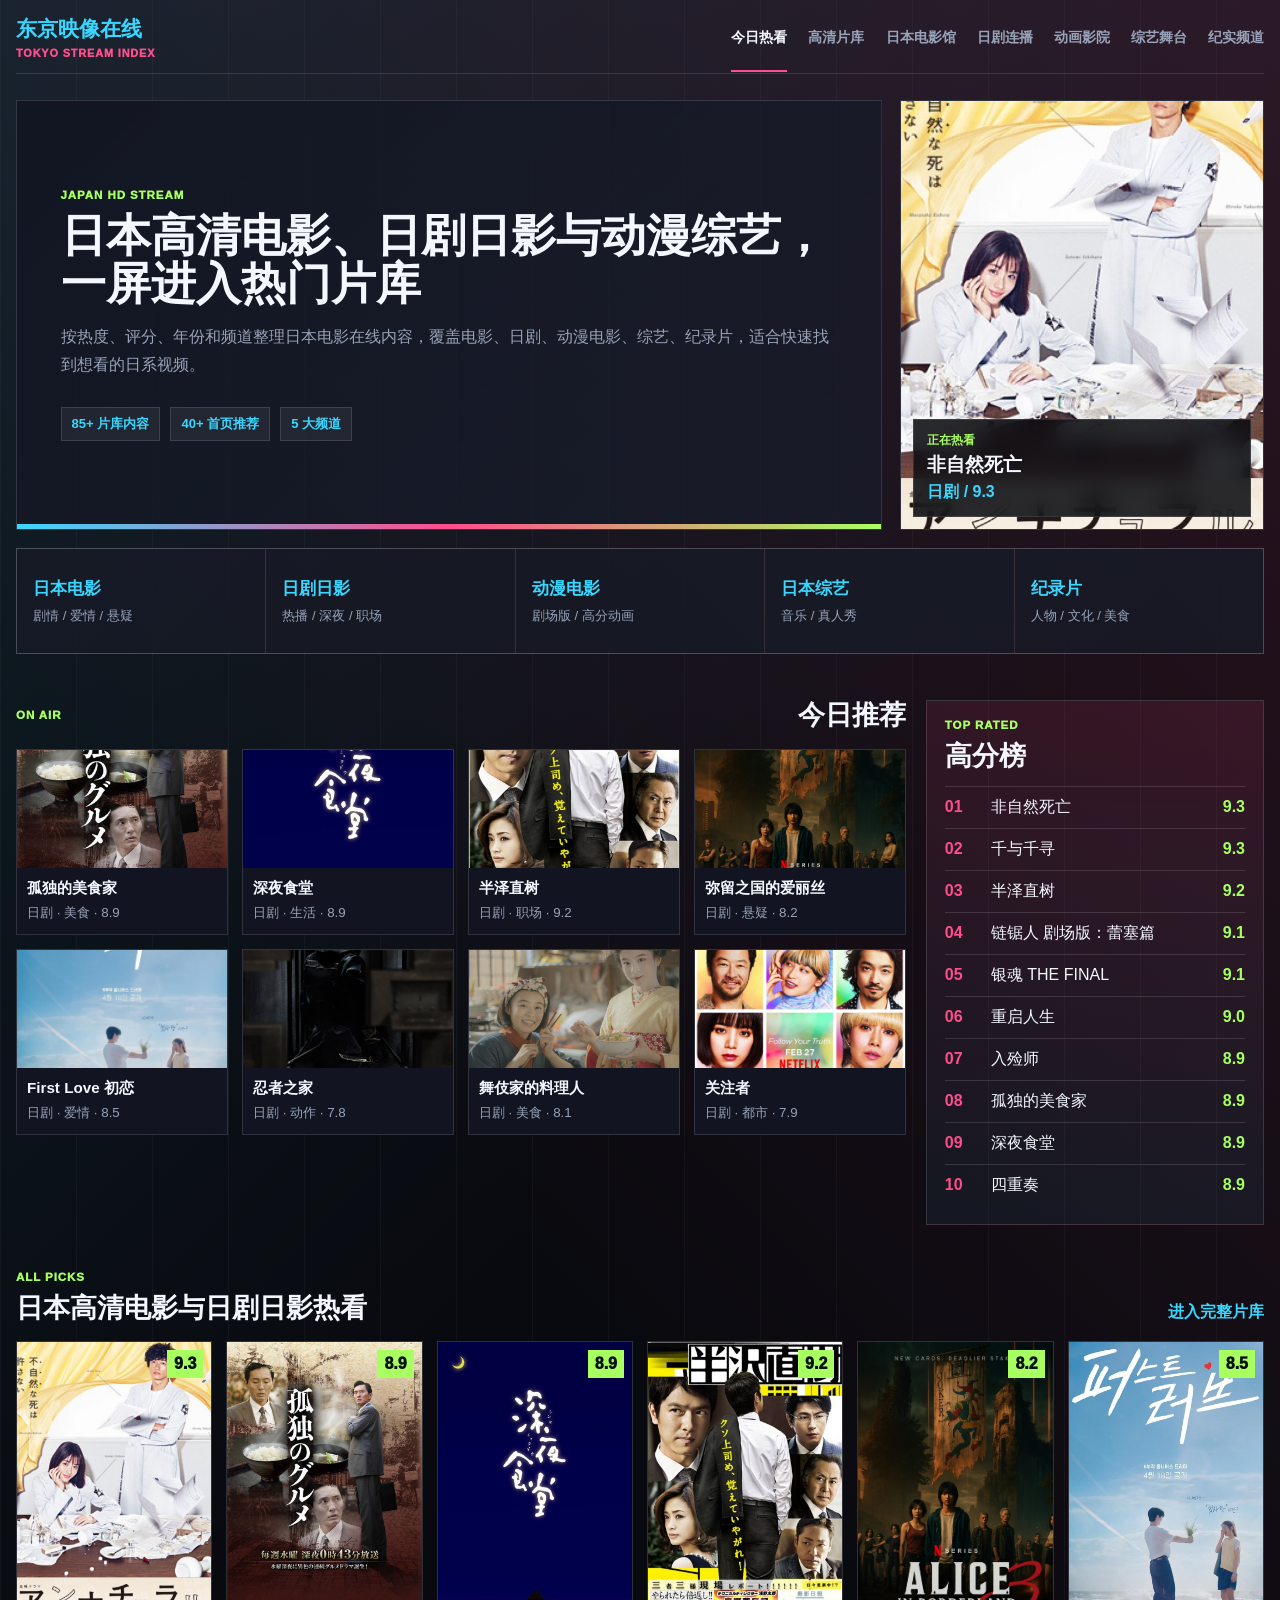
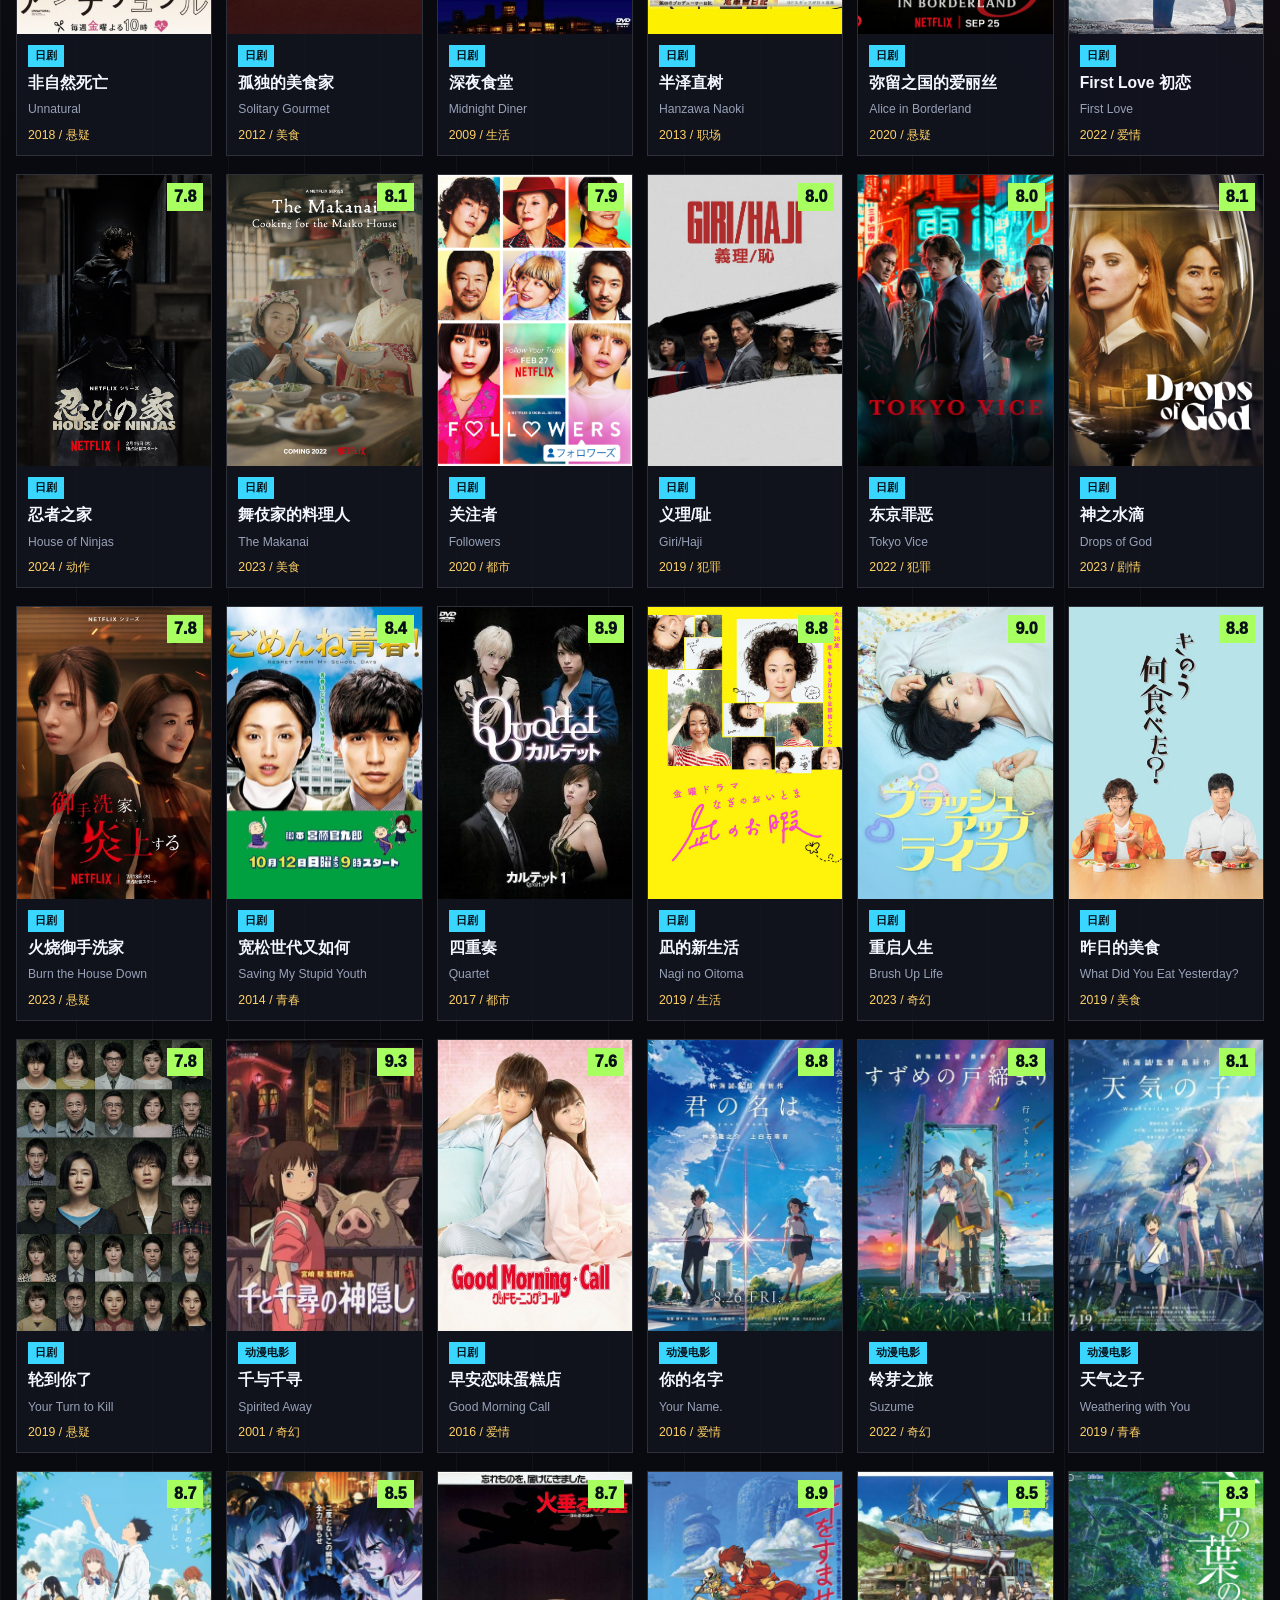
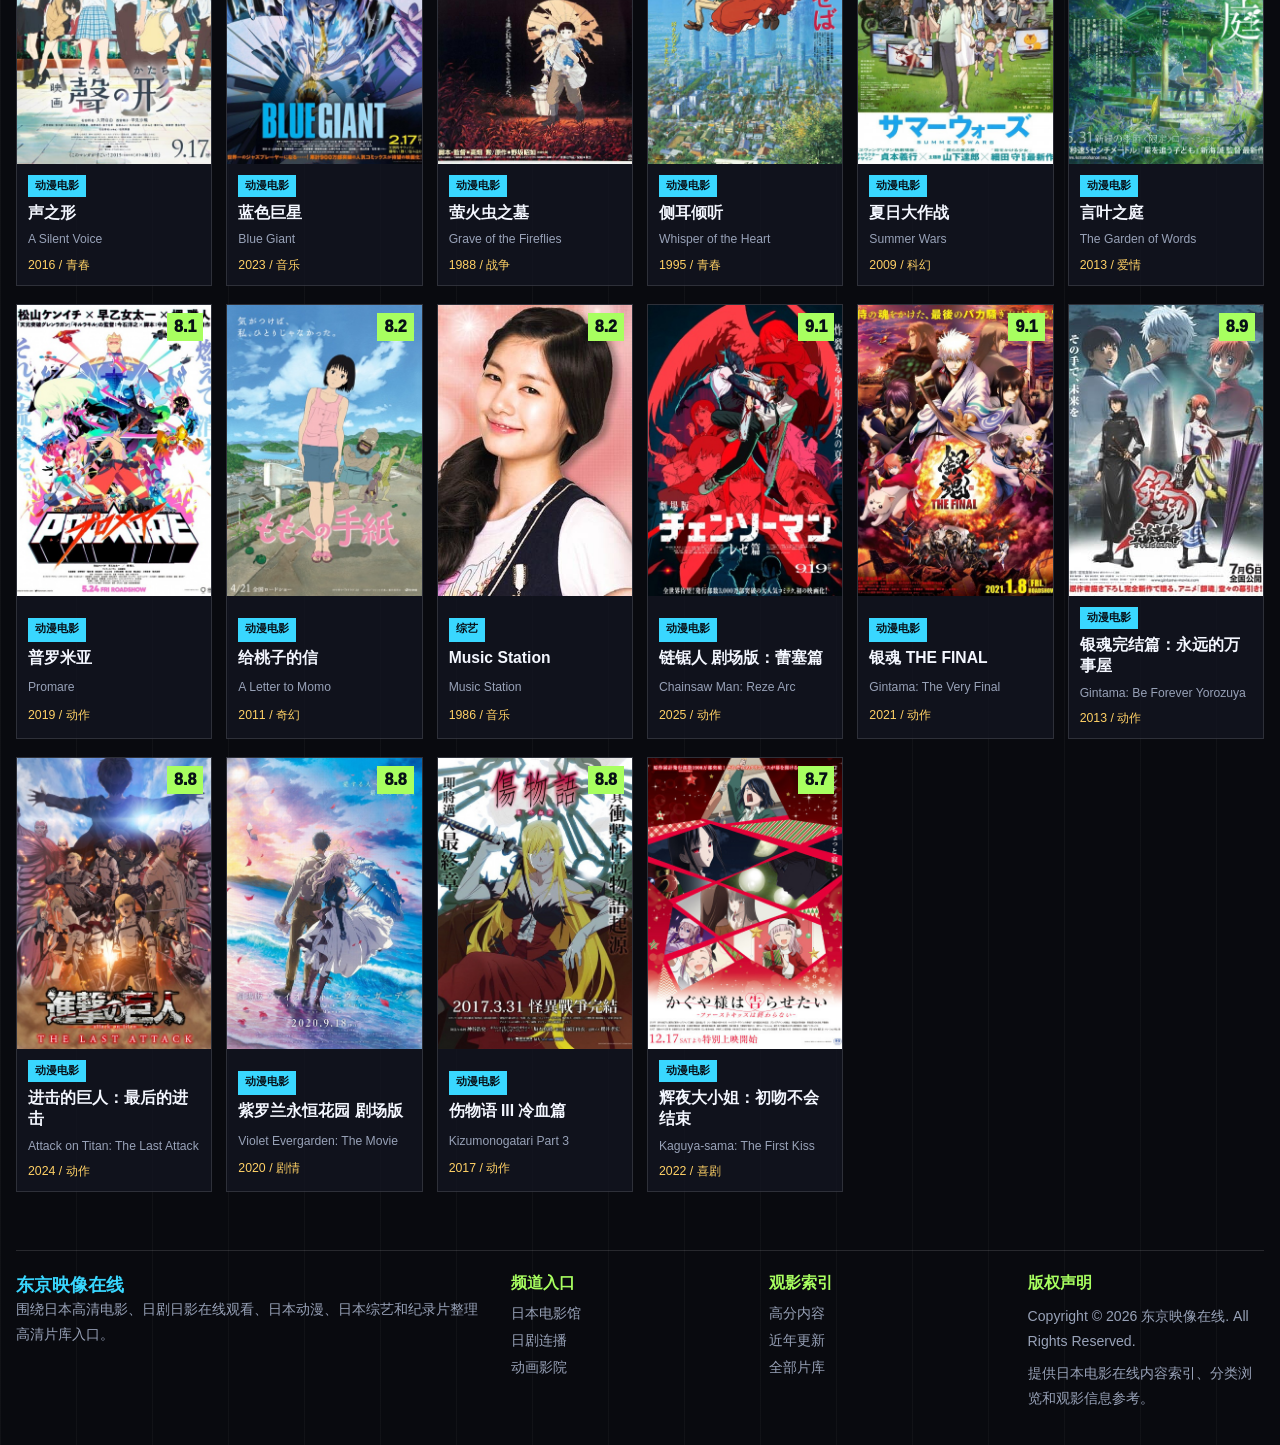
<file: index.html>
<!doctype html>
<html lang="zh-CN">
  <head>
    <meta charset="UTF-8" />
    <meta name="viewport" content="width=device-width, initial-scale=1.0" />
    <title>日本高清电影 - 日剧日影在线观看 | 高清免费</title>
    <meta name="keywords" content="日本高清电影,日剧,日本动漫,日本电影,免费观看" />
    <meta name="description" content="日本高清电影，海量日本电影、日剧、动漫、综艺免费在线观看，每张海报均为孤品唯一URL，畅享日式视听盛宴。" />
    <link rel="stylesheet" href="./styles.css" />
  </head>
  <body data-page="home">
    <header class="topbar">
      <a class="brand" href="./index.html"><strong>东京映像在线</strong><span>TOKYO STREAM INDEX</span></a>
      <nav class="nav" aria-label="主导航">
        <a class="active" href="./index.html">今日热看</a>
        <a href="./library.html">高清片库</a>
        <a href="./library.html?kind=日本电影">日本电影馆</a>
        <a href="./library.html?kind=日剧">日剧连播</a>
        <a href="./library.html?kind=动漫电影">动画影院</a>
        <a href="./library.html?kind=综艺">综艺舞台</a>
        <a href="./library.html?kind=纪录片">纪实频道</a>
      </nav>
    </header>
    <main>
      <section class="hero">
        <div class="hero-copy">
          <p class="label">Japan HD Stream</p>
          <h1>日本高清电影、日剧日影与动漫综艺，一屏进入热门片库</h1>
          <p>按热度、评分、年份和频道整理日本电影在线内容，覆盖电影、日剧、动漫电影、综艺、纪录片，适合快速找到想看的日系视频。</p>
          <div class="hero-stats"><span>85+ 片库内容</span><span>40+ 首页推荐</span><span>5 大频道</span></div>
        </div>
        <div class="hero-poster" id="heroPoster"></div>
      </section>
      <section class="quick-tabs" aria-label="内容频道">
        <a href="./library.html?kind=日本电影"><b>日本电影</b><span>剧情 / 爱情 / 悬疑</span></a>
        <a href="./library.html?kind=日剧"><b>日剧日影</b><span>热播 / 深夜 / 职场</span></a>
        <a href="./library.html?kind=动漫电影"><b>动漫电影</b><span>剧场版 / 高分动画</span></a>
        <a href="./library.html?kind=综艺"><b>日本综艺</b><span>音乐 / 真人秀</span></a>
        <a href="./library.html?kind=纪录片"><b>纪录片</b><span>人物 / 文化 / 美食</span></a>
      </section>
      <section class="section split-panel">
        <div>
          <div class="section-head"><p class="label">On Air</p><h2>今日推荐</h2></div>
          <div class="watch-lane" id="todayLane"></div>
        </div>
        <aside class="rank-box">
          <p class="label">Top Rated</p>
          <h2>高分榜</h2>
          <div id="scoreRank"></div>
        </aside>
      </section>
      <section class="section">
        <div class="section-head wide"><div><p class="label">All Picks</p><h2>日本高清电影与日剧日影热看</h2></div><a href="./library.html">进入完整片库</a></div>
        <div class="poster-grid" id="homeGrid"></div>
      </section>
    </main>
    <footer class="footer">
      <div><strong>东京映像在线</strong><p>围绕日本高清电影、日剧日影在线观看、日本动漫、日本综艺和纪录片整理高清片库入口。</p></div>
      <div><h3>频道入口</h3><a href="./library.html?kind=日本电影">日本电影馆</a><a href="./library.html?kind=日剧">日剧连播</a><a href="./library.html?kind=动漫电影">动画影院</a></div>
      <div><h3>观影索引</h3><a href="./library.html?sort=score">高分内容</a><a href="./library.html?sort=year">近年更新</a><a href="./library.html">全部片库</a></div>
      <div><h3>版权声明</h3><p>Copyright © 2026 东京映像在线. All Rights Reserved.</p><p>提供日本电影在线内容索引、分类浏览和观影信息参考。</p></div>
    </footer>
    <script src="./app.js"></script>
  </body>
</html>
</file>
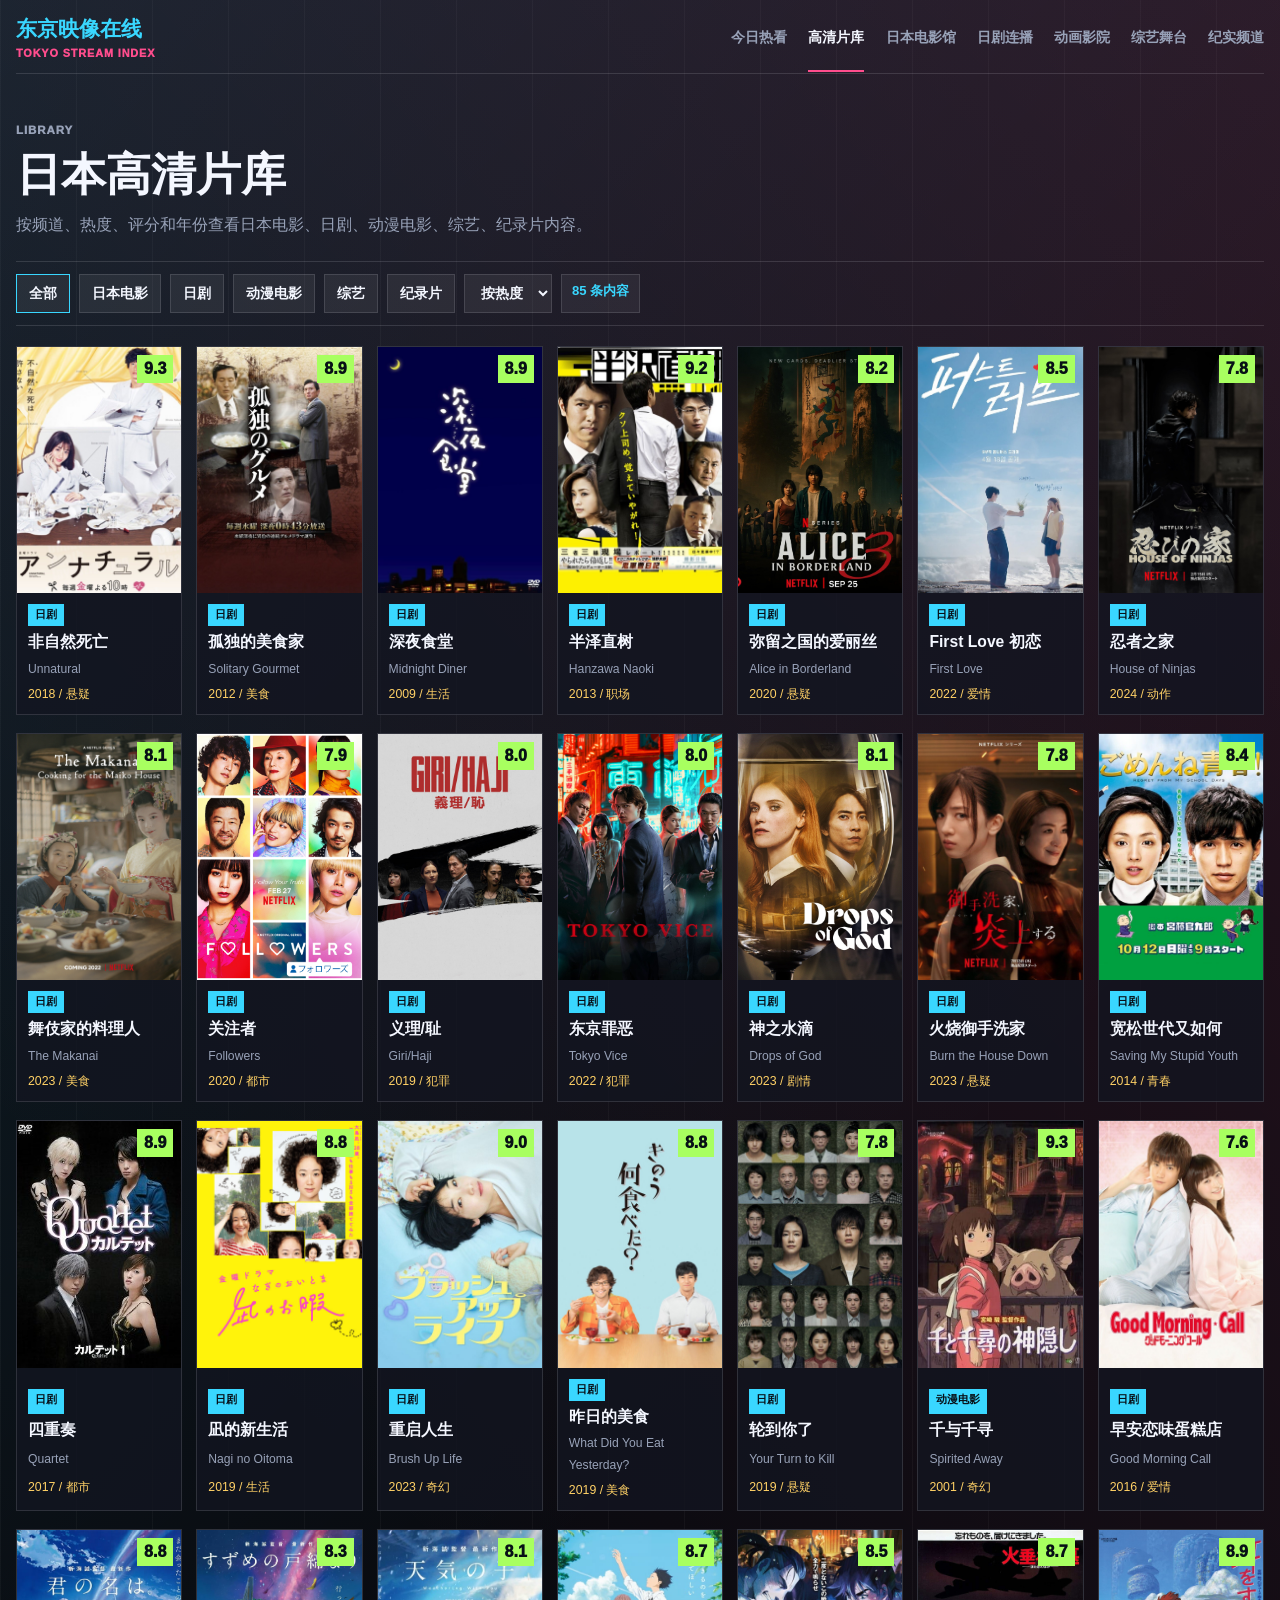
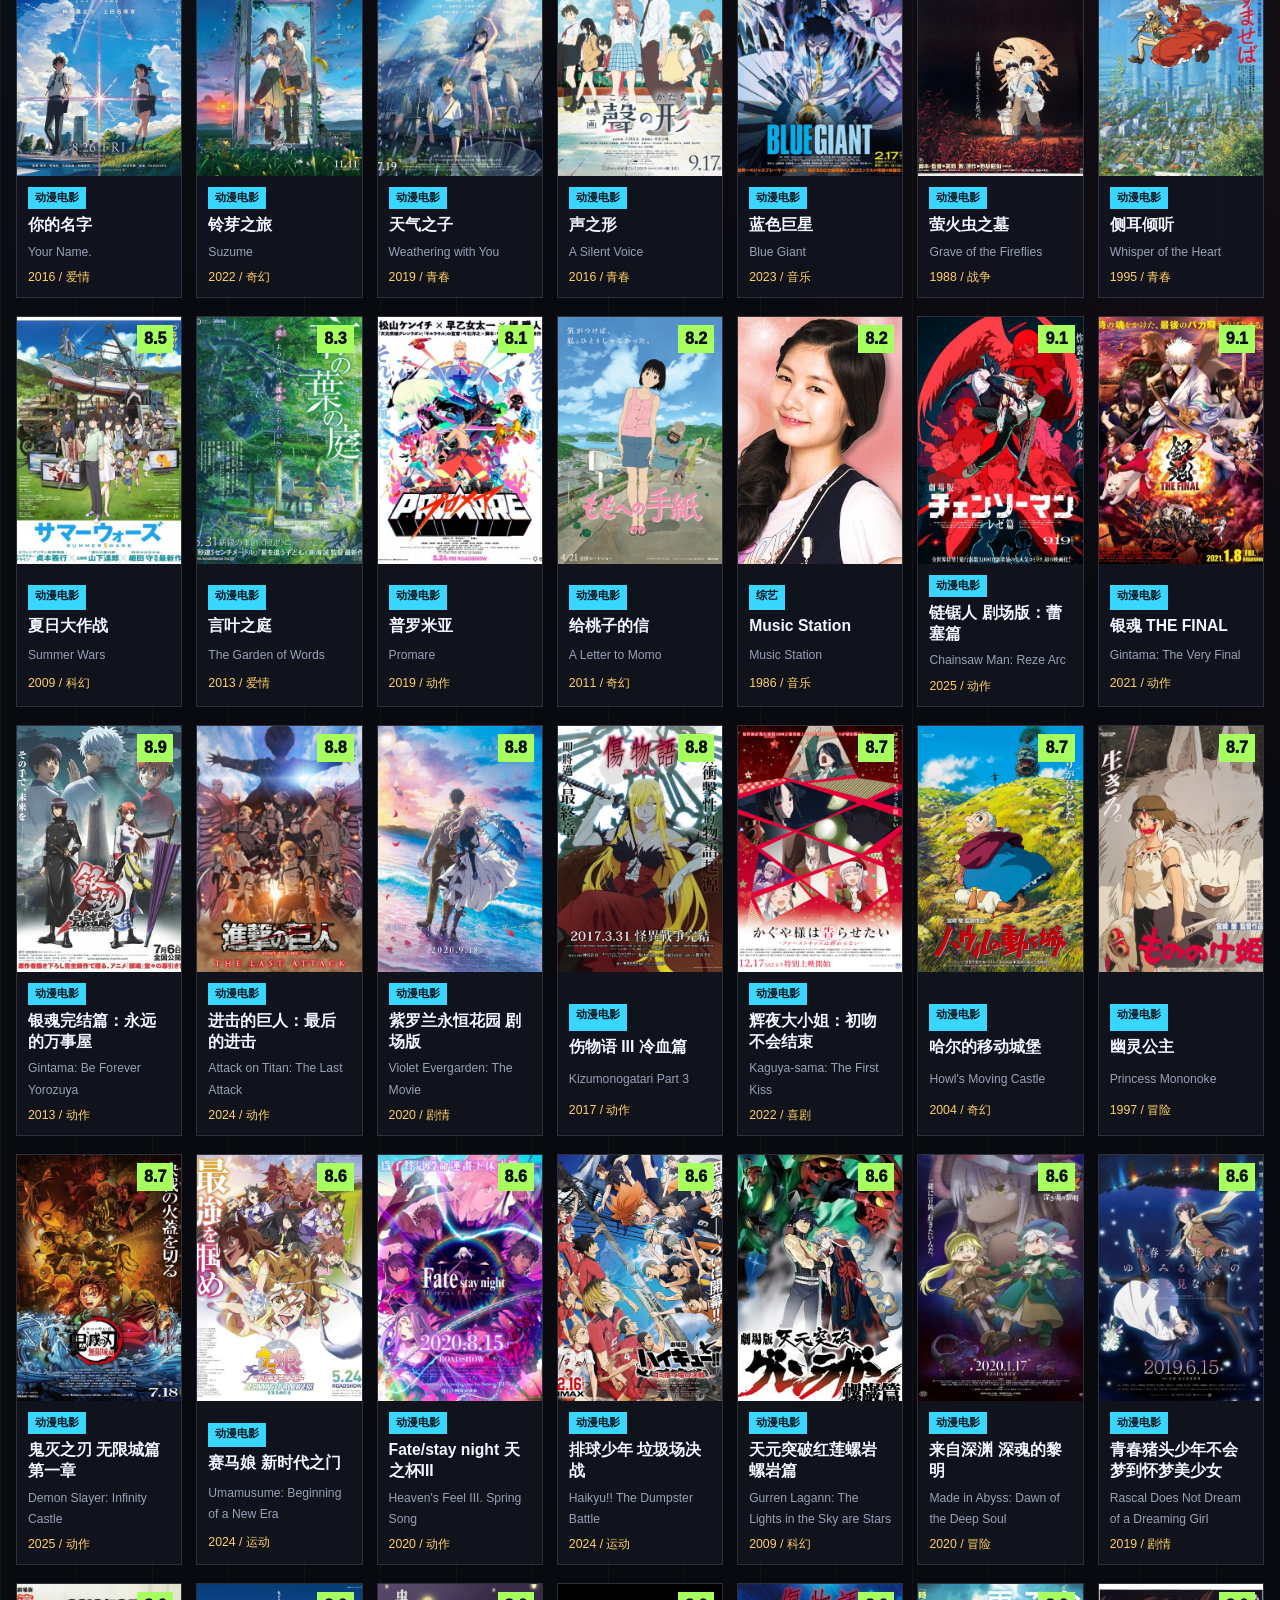
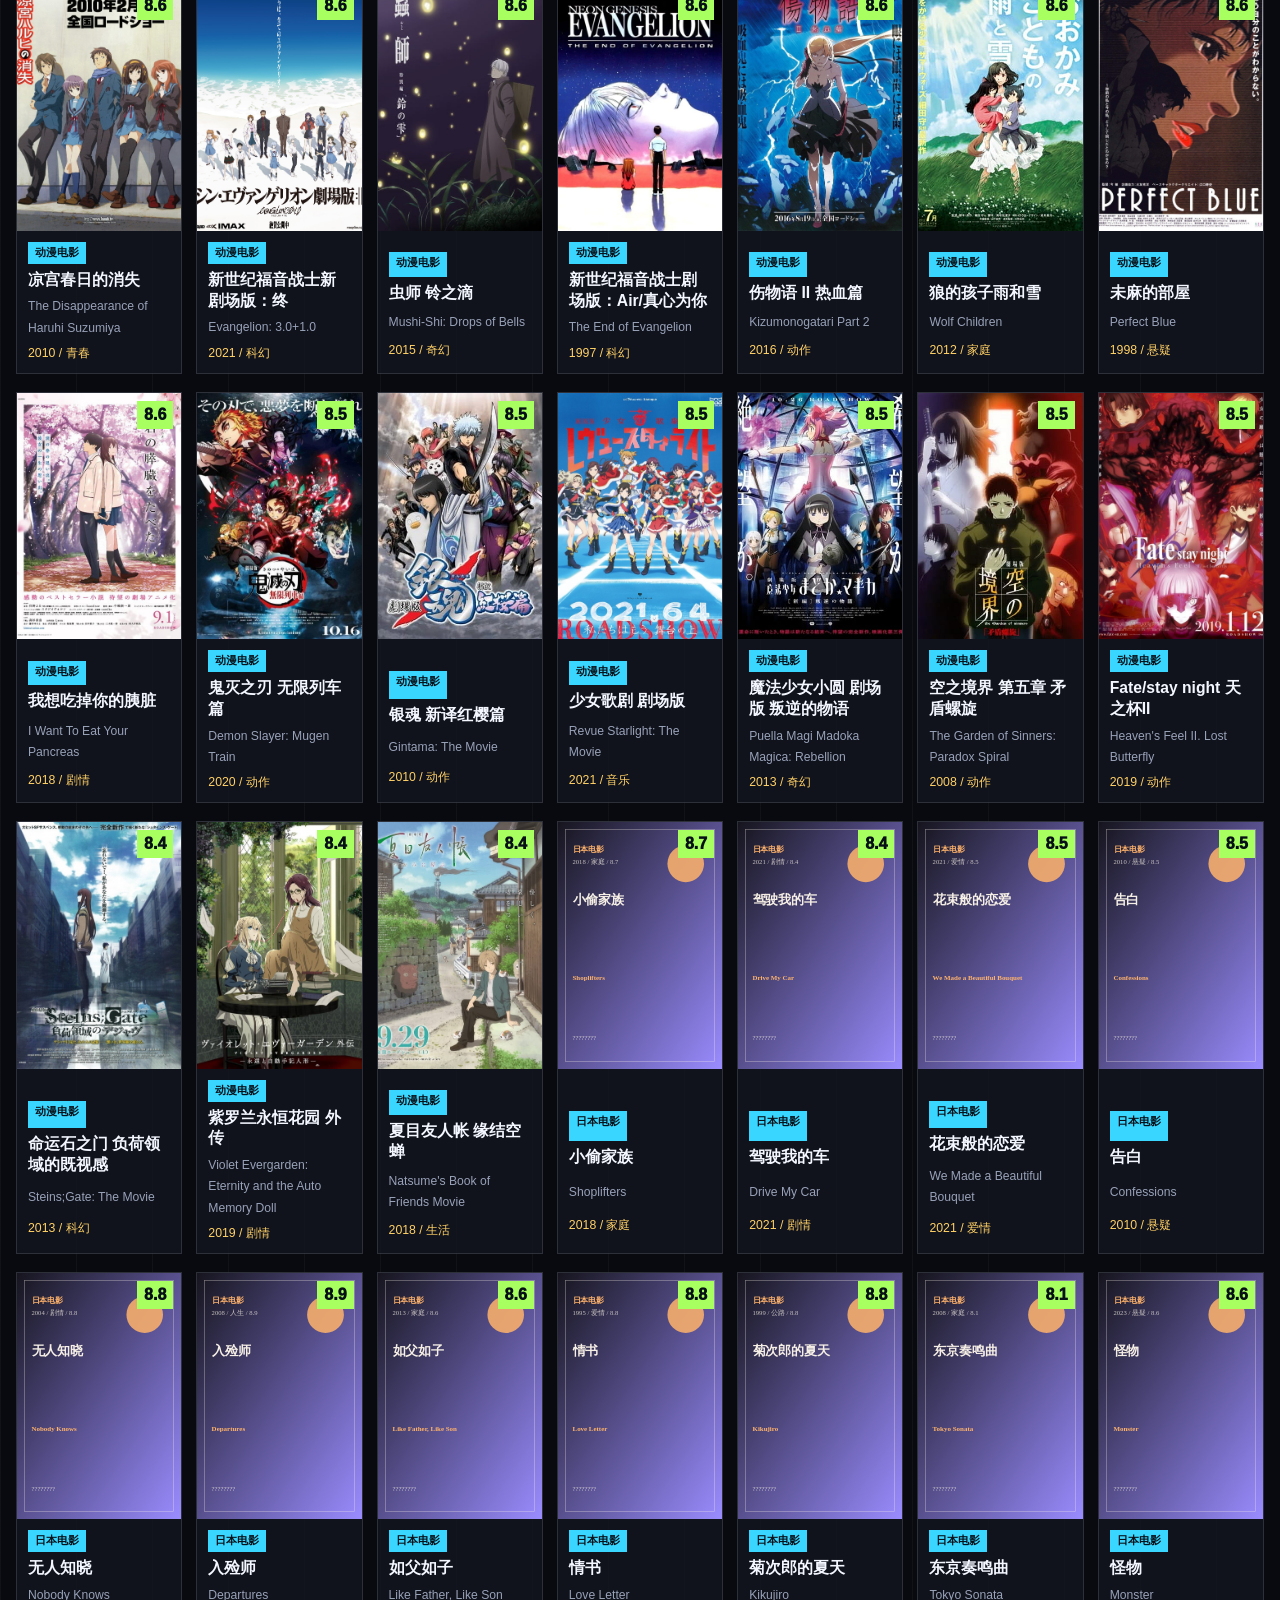
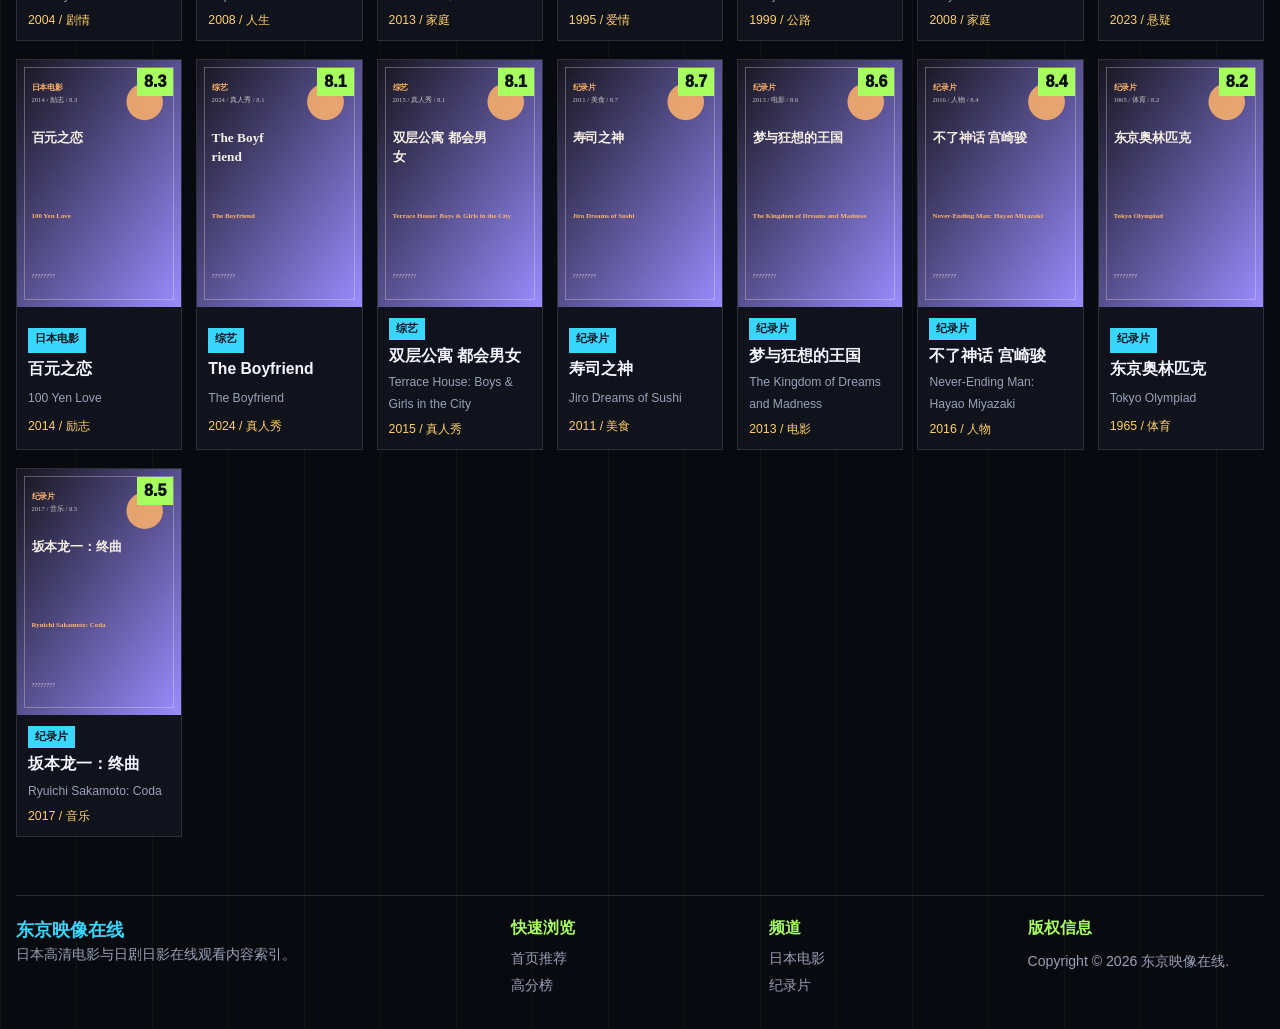
<file: library.html>
<!doctype html>
<html lang="zh-CN">
  <head>
    <meta charset="UTF-8" />
    <meta name="viewport" content="width=device-width, initial-scale=1.0" />
    <title>日本高清电影 - 日剧日影在线观看 | 高清免费</title>
    <meta name="keywords" content="日本高清电影,日剧,日本动漫,日本电影,免费观看" />
    <meta name="description" content="日本高清电影，海量日本电影、日剧、动漫、综艺免费在线观看，每张海报均为孤品唯一URL，畅享日式视听盛宴。" />
    <link rel="stylesheet" href="./styles.css" />
  </head>
  <body data-page="library">
    <header class="topbar">
      <a class="brand" href="./index.html"><strong>东京映像在线</strong><span>TOKYO STREAM INDEX</span></a>
      <nav class="nav" aria-label="主导航">
        <a href="./index.html">今日热看</a>
        <a class="active" href="./library.html">高清片库</a>
        <a href="./library.html?kind=日本电影">日本电影馆</a>
        <a href="./library.html?kind=日剧">日剧连播</a>
        <a href="./library.html?kind=动漫电影">动画影院</a>
        <a href="./library.html?kind=综艺">综艺舞台</a>
        <a href="./library.html?kind=纪录片">纪实频道</a>
      </nav>
    </header>
    <main>
      <section class="page-heading">
        <p class="label">Library</p>
        <h1 id="libraryTitle">日本高清片库</h1>
        <p>按频道、热度、评分和年份查看日本电影、日剧、动漫电影、综艺、纪录片内容。</p>
      </section>
      <section class="toolline">
        <button data-kind="全部">全部</button>
        <button data-kind="日本电影">日本电影</button>
        <button data-kind="日剧">日剧</button>
        <button data-kind="动漫电影">动漫电影</button>
        <button data-kind="综艺">综艺</button>
        <button data-kind="纪录片">纪录片</button>
        <select id="sortSelect"><option value="hot">按热度</option><option value="score">按评分</option><option value="year">按年份</option></select>
        <span class="count" id="resultCount">0 条内容</span>
      </section>
      <section class="section compact"><div class="poster-grid library-grid" id="libraryGrid"></div></section>
    </main>
    <footer class="footer">
      <div><strong>东京映像在线</strong><p>日本高清电影与日剧日影在线观看内容索引。</p></div>
      <div><h3>快速浏览</h3><a href="./index.html">首页推荐</a><a href="./library.html?sort=score">高分榜</a></div>
      <div><h3>频道</h3><a href="./library.html?kind=日本电影">日本电影</a><a href="./library.html?kind=纪录片">纪录片</a></div>
      <div><h3>版权信息</h3><p>Copyright © 2026 东京映像在线.</p></div>
    </footer>
    <script src="./app.js"></script>
  </body>
</html>
</file>
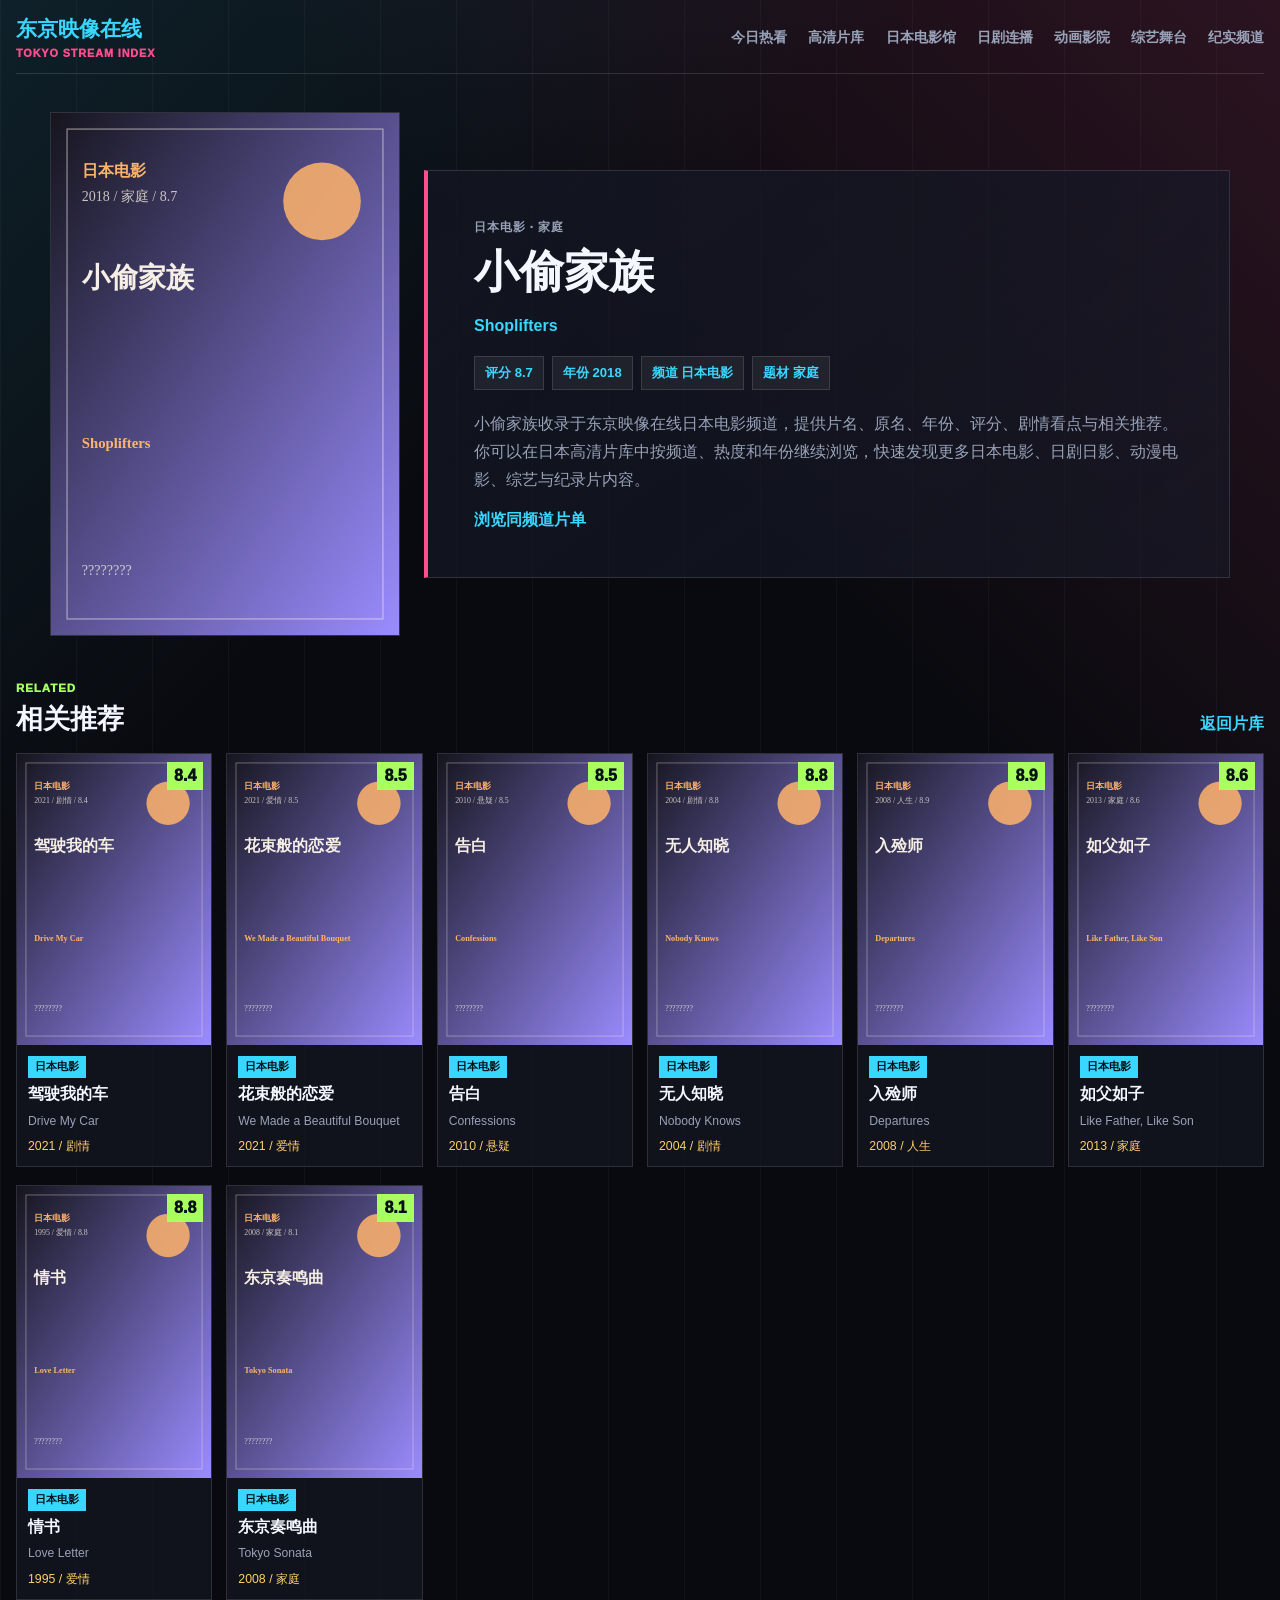
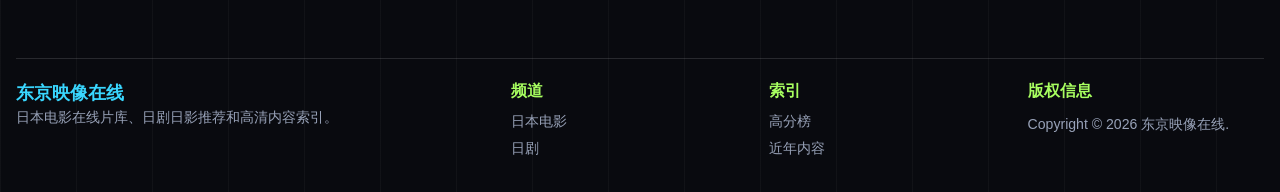
<file: movie.html>
<!doctype html>
<html lang="zh-CN">
  <head>
    <meta charset="UTF-8" />
    <meta name="viewport" content="width=device-width, initial-scale=1.0" />
    <title>日本高清电影 - 日剧日影在线观看 | 高清免费</title>
    <meta name="keywords" content="日本高清电影,日剧,日本动漫,日本电影,免费观看" />
    <meta name="description" content="日本高清电影，海量日本电影、日剧、动漫、综艺免费在线观看，每张海报均为孤品唯一URL，畅享日式视听盛宴。" />
    <link rel="stylesheet" href="./styles.css" />
  </head>
  <body data-page="detail">
    <header class="topbar">
      <a class="brand" href="./index.html"><strong>东京映像在线</strong><span>TOKYO STREAM INDEX</span></a>
      <nav class="nav" aria-label="主导航">
        <a href="./index.html">今日热看</a>
        <a href="./library.html">高清片库</a>
        <a href="./library.html?kind=日本电影">日本电影馆</a>
        <a href="./library.html?kind=日剧">日剧连播</a>
        <a href="./library.html?kind=动漫电影">动画影院</a>
        <a href="./library.html?kind=综艺">综艺舞台</a>
        <a href="./library.html?kind=纪录片">纪实频道</a>
      </nav>
    </header>
    <main>
      <section class="detail" id="detailRoot"></section>
      <section class="section">
        <div class="section-head wide"><div><p class="label">Related</p><h2>相关推荐</h2></div><a href="./library.html">返回片库</a></div>
        <div class="poster-grid" id="relatedGrid"></div>
      </section>
    </main>
    <footer class="footer">
      <div><strong>东京映像在线</strong><p>日本电影在线片库、日剧日影推荐和高清内容索引。</p></div>
      <div><h3>频道</h3><a href="./library.html?kind=日本电影">日本电影</a><a href="./library.html?kind=日剧">日剧</a></div>
      <div><h3>索引</h3><a href="./library.html?sort=score">高分榜</a><a href="./library.html?sort=year">近年内容</a></div>
      <div><h3>版权信息</h3><p>Copyright © 2026 东京映像在线.</p></div>
    </footer>
    <script src="./app.js"></script>
  </body>
</html>
</file>
<file: styles.css>
:root{color-scheme:dark;font-family:"Microsoft YaHei UI","PingFang SC","Noto Sans SC",Arial,sans-serif;--bg:#090a0f;--panel:#121521;--panel2:#181d2d;--ink:#f4f7ff;--muted:#98a2b8;--line:rgba(244,247,255,.13);--cyan:#39d7ff;--pink:#ff4d8d;--lime:#a8ff60;--amber:#ffd166}*{box-sizing:border-box}html{scroll-behavior:smooth}body{margin:0;min-height:100vh;color:var(--ink);background:linear-gradient(135deg,rgba(57,215,255,.11),transparent 30%),linear-gradient(225deg,rgba(255,77,141,.14),transparent 34%),repeating-linear-gradient(90deg,rgba(255,255,255,.035) 0 1px,transparent 1px 76px),var(--bg)}a{color:inherit;text-decoration:none}img{display:block;max-width:100%}h1,h2,h3,p,figure{margin-top:0}.topbar,.hero,.quick-tabs,.section,.page-heading,.toolline,.footer{width:min(1500px,calc(100% - 32px));margin-left:auto;margin-right:auto}.topbar{min-height:74px;display:grid;grid-template-columns:auto minmax(0,1fr);gap:24px;align-items:center;border-bottom:1px solid var(--line)}.brand{display:grid;gap:4px;white-space:nowrap}.brand strong{font-size:1.32rem;color:var(--cyan)}.brand span{font-size:.68rem;font-weight:950;color:var(--pink);letter-spacing:.08em}.nav{display:flex;justify-content:end;gap:clamp(10px,1.65vw,23px);overflow-x:auto;white-space:nowrap;color:var(--muted);font-size:.9rem;font-weight:850}.nav a{padding:27px 0 23px;border-bottom:2px solid transparent}.nav a.active,.nav a:hover{color:var(--ink);border-color:var(--pink)}.hero{display:grid;grid-template-columns:minmax(0,1fr) minmax(300px,.42fr);gap:18px;padding:26px 0 18px}.hero-copy{min-height:430px;display:grid;align-content:center;padding:clamp(22px,3.4vw,48px);background:linear-gradient(140deg,rgba(18,21,33,.92),rgba(24,29,45,.68));border:1px solid var(--line);position:relative;overflow:hidden}.hero-copy:after{content:"";position:absolute;inset:auto 0 0 0;height:5px;background:linear-gradient(90deg,var(--cyan),var(--pink),var(--lime))}.label{margin-bottom:10px;color:var(--lime);font-size:.72rem;font-weight:950;text-transform:uppercase;letter-spacing:.08em}h1{max-width:820px;margin-bottom:16px;font-size:clamp(2.05rem,3.5vw,4.1rem);line-height:1.08;letter-spacing:0}h2{margin-bottom:0;font-size:clamp(1.35rem,2.1vw,2.35rem);line-height:1.14}.hero-copy p:not(.label),.page-heading p,.footer p,.poster-info p,.lane-card small,.detail article p{color:var(--muted);line-height:1.75}.hero-stats{display:flex;flex-wrap:wrap;gap:10px;margin-top:12px}.hero-stats span,.count,.facts span{border:1px solid var(--line);background:rgba(255,255,255,.06);padding:7px 10px;color:var(--cyan);font-size:.82rem;font-weight:850}.hero-poster{height:430px;background:var(--panel);border:1px solid var(--line);overflow:hidden}.hero-poster a{position:relative;display:block;height:100%}.hero-poster img{width:100%;height:100%;object-fit:cover}.hero-poster span{position:absolute;left:12px;right:12px;bottom:12px;display:grid;gap:4px;padding:13px;background:rgba(9,10,15,.86);border:1px solid var(--line);backdrop-filter:blur(10px)}.hero-poster b{color:var(--lime);font-size:.72rem;text-transform:uppercase}.hero-poster strong{font-size:1.18rem}.hero-poster em{color:var(--cyan);font-style:normal;font-weight:900}.quick-tabs{display:grid;grid-template-columns:repeat(5,minmax(0,1fr));gap:1px;background:var(--line);border:1px solid var(--line)}.quick-tabs a{min-height:104px;padding:16px;display:grid;align-content:center;gap:7px;background:rgba(18,21,33,.86)}.quick-tabs a:hover{background:rgba(57,215,255,.1)}.quick-tabs b{color:var(--cyan);font-size:1.05rem}.quick-tabs span{color:var(--muted);font-size:.82rem}.section,.page-heading{padding-top:46px}.section.compact{padding-top:20px}.section-head{display:flex;align-items:end;justify-content:space-between;gap:18px;margin-bottom:18px}.section-head.wide a,.text-link{color:var(--cyan);font-weight:950}.split-panel{display:grid;grid-template-columns:minmax(0,1fr) minmax(320px,.38fr);gap:20px}.watch-lane{display:grid;grid-template-columns:repeat(4,minmax(0,1fr));gap:14px}.lane-card{min-width:0;background:var(--panel);border:1px solid var(--line)}.lane-card img{width:100%;aspect-ratio:16/9;object-fit:cover}.lane-card span{display:grid;gap:4px;padding:10px}.lane-card b{font-size:.95rem;line-height:1.25}.rank-box{align-self:start;background:linear-gradient(180deg,rgba(255,77,141,.11),rgba(57,215,255,.06));border:1px solid var(--line);padding:18px}.rank-box div{display:grid;margin-top:14px}.rank-box a{min-height:42px;display:grid;grid-template-columns:36px 1fr auto;gap:10px;align-items:center;border-top:1px solid var(--line)}.rank-box strong{color:var(--pink)}.rank-box b{color:var(--lime)}.poster-grid{display:grid;grid-template-columns:repeat(auto-fill,minmax(168px,1fr));gap:18px 14px}.library-grid{grid-template-columns:repeat(auto-fill,minmax(158px,1fr))}.poster-card{min-width:0;background:rgba(18,21,33,.78);border:1px solid var(--line);transition:transform .2s ease,border-color .2s ease}.poster-card:hover{transform:translateY(-3px);border-color:rgba(57,215,255,.52)}.poster-card a{display:grid;height:100%}.poster-frame{position:relative;aspect-ratio:2/3;background:var(--panel2);overflow:hidden}.poster-frame img{width:100%;height:100%;object-fit:cover;transition:transform .25s ease}.poster-card:hover img{transform:scale(1.04)}.poster-frame i{position:absolute;right:8px;top:8px;padding:5px 7px;color:#071016;background:var(--lime);font-style:normal;font-weight:950}.poster-info{display:grid;gap:6px;padding:11px}.poster-info span{width:max-content;max-width:100%;padding:4px 7px;color:#081018;background:var(--cyan);font-size:.68rem;font-weight:950}.poster-info h3{margin-bottom:0;font-size:.98rem;line-height:1.32}.poster-info p{margin:0;font-size:.76rem}.poster-info em{color:var(--amber);font-style:normal;font-size:.77rem}.page-heading{max-width:980px;margin-left:max(16px,calc((100vw - 1500px)/2))}.page-heading h1{margin-bottom:12px}.toolline{margin-top:22px;padding:12px 0;display:flex;flex-wrap:wrap;gap:9px;border-top:1px solid var(--line);border-bottom:1px solid var(--line)}.toolline button,.toolline select{min-height:39px;padding:0 12px;color:var(--ink);background:rgba(255,255,255,.065);border:1px solid var(--line);font:850 .88rem "Microsoft YaHei UI",sans-serif}.toolline button.active,.toolline button:hover,.toolline select:focus{border-color:var(--cyan);outline:0}.toolline select option{color:#111;background:#fff}.detail{width:min(1180px,calc(100% - 32px));margin:38px auto 0;display:grid;grid-template-columns:minmax(240px,350px) minmax(0,1fr);gap:24px}.detail figure{margin:0;background:var(--panel);border:1px solid var(--line)}.detail figure img{width:100%;aspect-ratio:2/3;object-fit:cover}.detail article{align-self:center;padding:clamp(22px,4vw,46px);background:linear-gradient(145deg,rgba(18,21,33,.88),rgba(24,29,45,.48));border:1px solid var(--line);border-left:4px solid var(--pink)}.detail .sub{color:var(--cyan);font-weight:900}.facts{display:flex;flex-wrap:wrap;gap:8px;margin:14px 0 20px}.footer{margin-top:58px;margin-bottom:26px;padding-top:22px;display:grid;grid-template-columns:minmax(260px,1.2fr) repeat(3,minmax(150px,.6fr));gap:22px;border-top:1px solid var(--line)}.footer strong{color:var(--cyan);font-size:1.1rem}.footer h3{margin:0 0 10px;color:var(--lime);font-size:.98rem}.footer a,.footer p{display:block;margin:0 0 8px;color:var(--muted);font-size:.88rem}.footer a:hover{color:var(--ink)}@media(max-width:1080px){.topbar,.hero,.split-panel,.detail{grid-template-columns:1fr}.nav{justify-content:start}.hero-copy,.hero-poster{min-height:330px;height:auto}.quick-tabs{grid-template-columns:repeat(3,minmax(0,1fr))}.watch-lane{grid-template-columns:repeat(2,minmax(0,1fr))}.footer{grid-template-columns:repeat(2,minmax(0,1fr))}}@media(max-width:680px){.topbar{gap:8px}.brand{padding-top:14px}.nav a{padding:14px 0}.hero{padding-top:20px}.hero-copy{padding:20px}h1{font-size:1.9rem;line-height:1.18}.quick-tabs,.footer{grid-template-columns:1fr}.poster-grid,.library-grid{grid-template-columns:repeat(2,minmax(0,1fr))}.watch-lane{grid-template-columns:1fr}.hero-poster{height:330px}}
</file>
